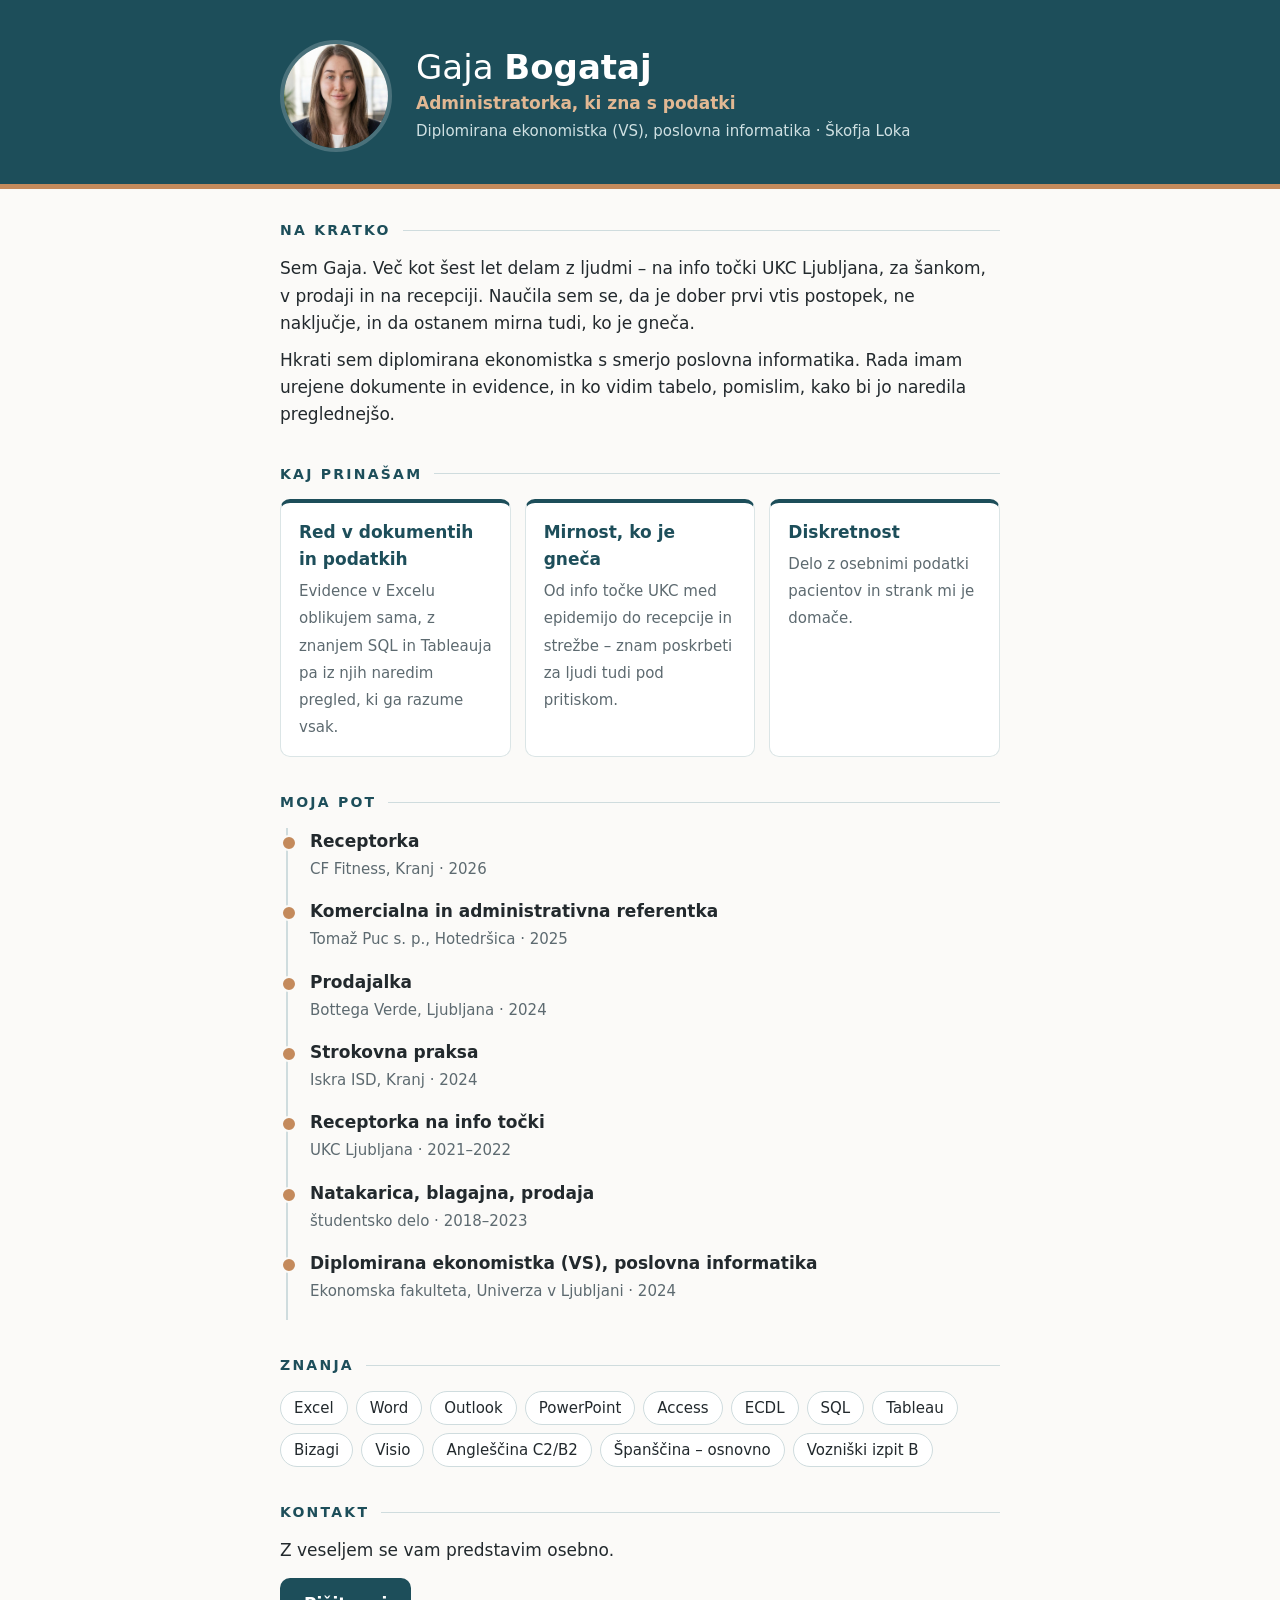
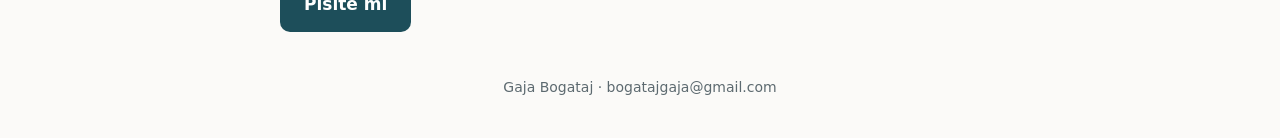
<file: index.html>
<!doctype html>
<html lang="sl">
<head>
<meta charset="utf-8">
<meta name="viewport" content="width=device-width, initial-scale=1">
<meta name="robots" content="noindex, nofollow">
<title>Gaja Bogataj</title>
<meta name="description" content="Gaja Bogataj – administratorka, ki zna s podatki. Diplomirana ekonomistka (VS), poslovna informatika.">
<link rel="stylesheet" href="slog.css">
</head>
<body>

<header class="glava">
  <div class="ovoj">
    <img class="foto" src="foto.jpg" alt="Gaja Bogataj">
    <div>
      <h1>Gaja <b>Bogataj</b></h1>
      <div class="podnaslov">Administratorka, ki zna s podatki</div>
      <div class="kraj">Diplomirana ekonomistka (VS), poslovna informatika · Škofja Loka</div>
    </div>
  </div>
</header>

<main class="ovoj">

  <!-- VIDEO: ko ima Gaja video na YouTubu (Neobjavljeno/Unlisted), odkomentiraj in vstavi ID videa.
  <section>
    <h2>Spoznajte me v 45 sekundah</h2>
    <div class="video"><iframe src="https://www.youtube-nocookie.com/embed/ID_VIDEA" title="Gaja Bogataj – predstavitev" allowfullscreen loading="lazy"></iframe></div>
  </section>
  -->

  <section>
    <h2>Na kratko</h2>
    <p>Sem Gaja. Več kot šest let delam z ljudmi – na info točki UKC Ljubljana, za šankom, v prodaji in na recepciji.
    Naučila sem se, da je dober prvi vtis postopek, ne naključje, in da ostanem mirna tudi, ko je gneča.</p>
    <p>Hkrati sem diplomirana ekonomistka s smerjo poslovna informatika. Rada imam urejene dokumente in evidence,
    in ko vidim tabelo, pomislim, kako bi jo naredila preglednejšo.</p>
  </section>

  <section>
    <h2>Kaj prinašam</h2>
    <div class="kartice">
      <div class="kartica"><b>Red v dokumentih in podatkih</b><span>Evidence v Excelu oblikujem sama, z znanjem SQL in Tableauja pa iz njih naredim pregled, ki ga razume vsak.</span></div>
      <div class="kartica"><b>Mirnost, ko je gneča</b><span>Od info točke UKC med epidemijo do recepcije in strežbe – znam poskrbeti za ljudi tudi pod pritiskom.</span></div>
      <div class="kartica"><b>Diskretnost</b><span>Delo z osebnimi podatki pacientov in strank mi je domače.</span></div>
    </div>
  </section>

  <section>
    <h2>Moja pot</h2>
    <ul class="pot">
      <li><b>Receptorka</b><span class="kje">CF Fitness, Kranj · 2026</span></li>
      <li><b>Komercialna in administrativna referentka</b><span class="kje">Tomaž Puc s. p., Hotedršica · 2025</span></li>
      <li><b>Prodajalka</b><span class="kje">Bottega Verde, Ljubljana · 2024</span></li>
      <li><b>Strokovna praksa</b><span class="kje">Iskra ISD, Kranj · 2024</span></li>
      <li><b>Receptorka na info točki</b><span class="kje">UKC Ljubljana · 2021–2022</span></li>
      <li><b>Natakarica, blagajna, prodaja</b><span class="kje">študentsko delo · 2018–2023</span></li>
      <li><b>Diplomirana ekonomistka (VS), poslovna informatika</b><span class="kje">Ekonomska fakulteta, Univerza v Ljubljani · 2024</span></li>
    </ul>
  </section>

  <section>
    <h2>Znanja</h2>
    <div class="znacke">
      <span>Excel</span><span>Word</span><span>Outlook</span><span>PowerPoint</span><span>Access</span><span>ECDL</span>
      <span>SQL</span><span>Tableau</span><span>Bizagi</span><span>Visio</span>
      <span>Angleščina C2/B2</span><span>Španščina – osnovno</span><span>Vozniški izpit B</span>
    </div>
  </section>

  <section>
    <h2>Kontakt</h2>
    <p>Z veseljem se vam predstavim osebno.</p>
    <p><a class="gumb" href="mailto:bogatajgaja@gmail.com">Pišite mi</a></p>
  </section>

</main>

<footer>Gaja Bogataj · bogatajgaja@gmail.com</footer>

</body>
</html>
</file>
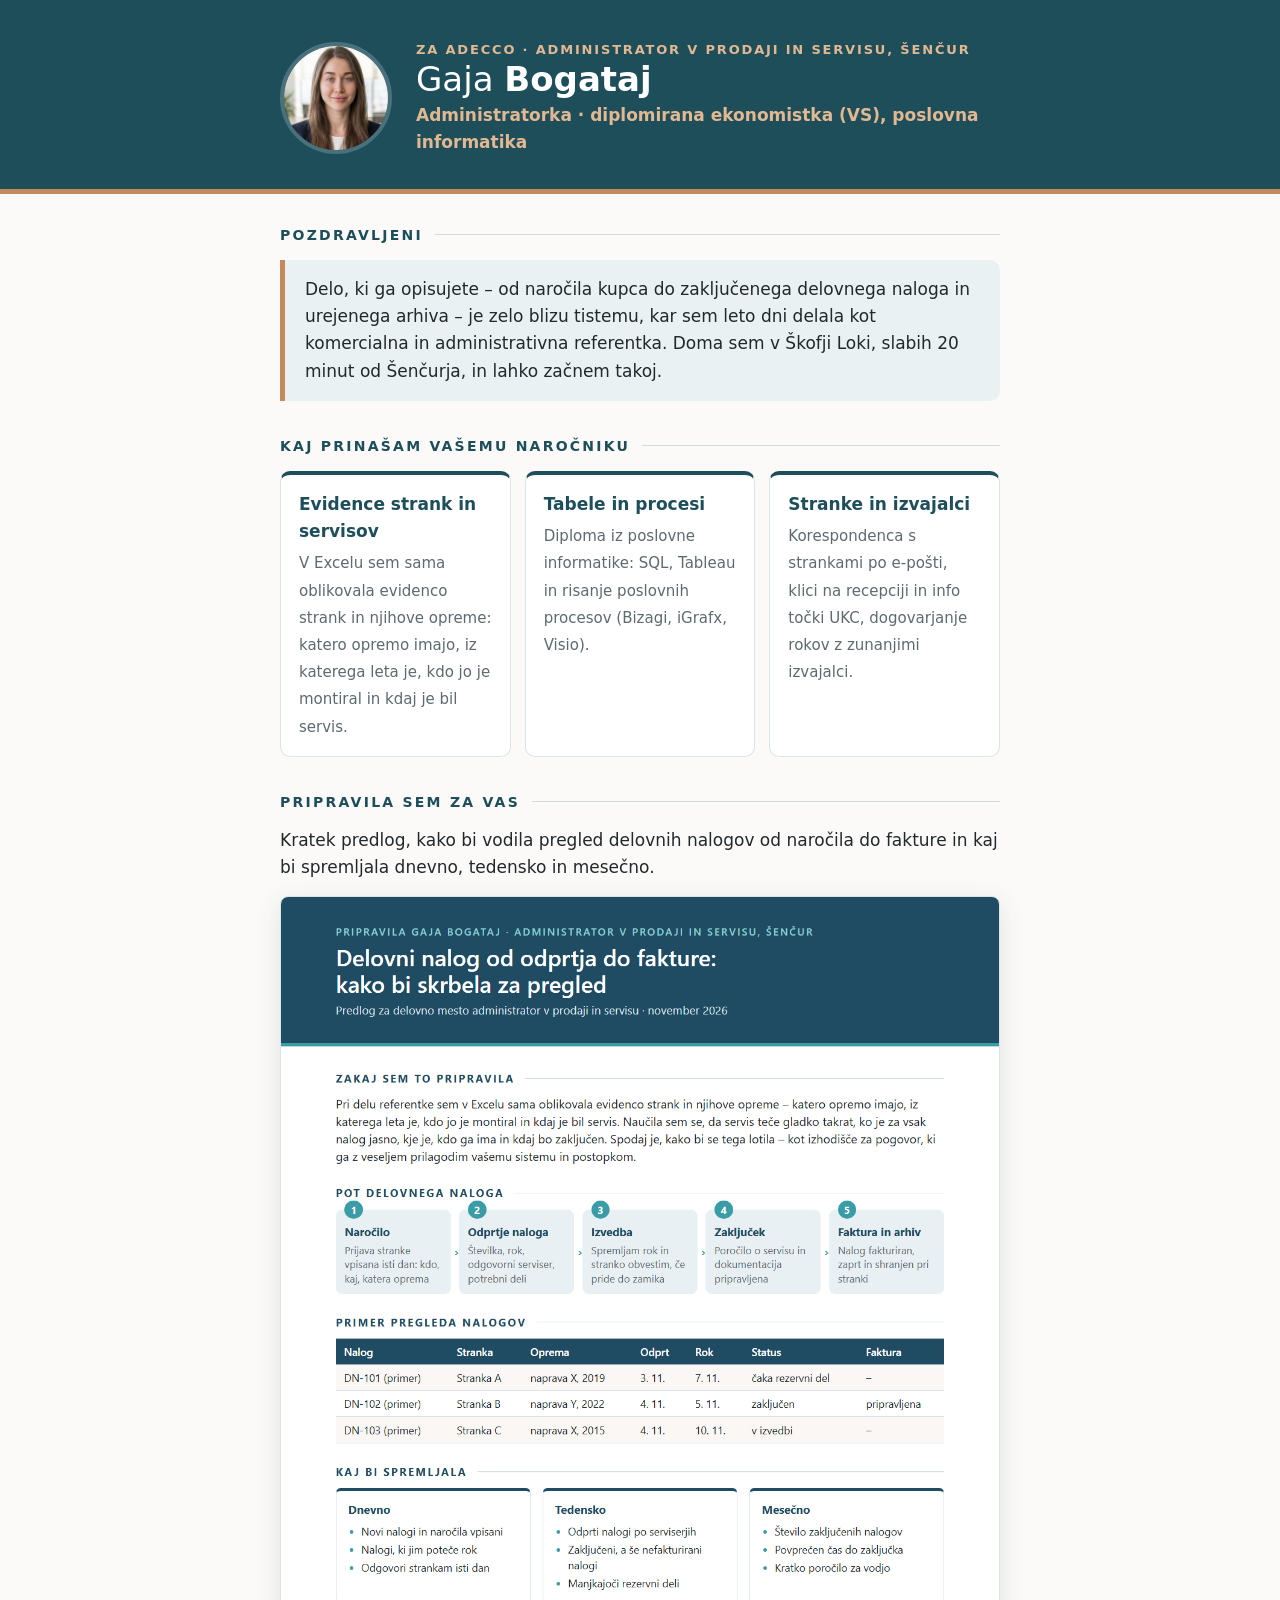
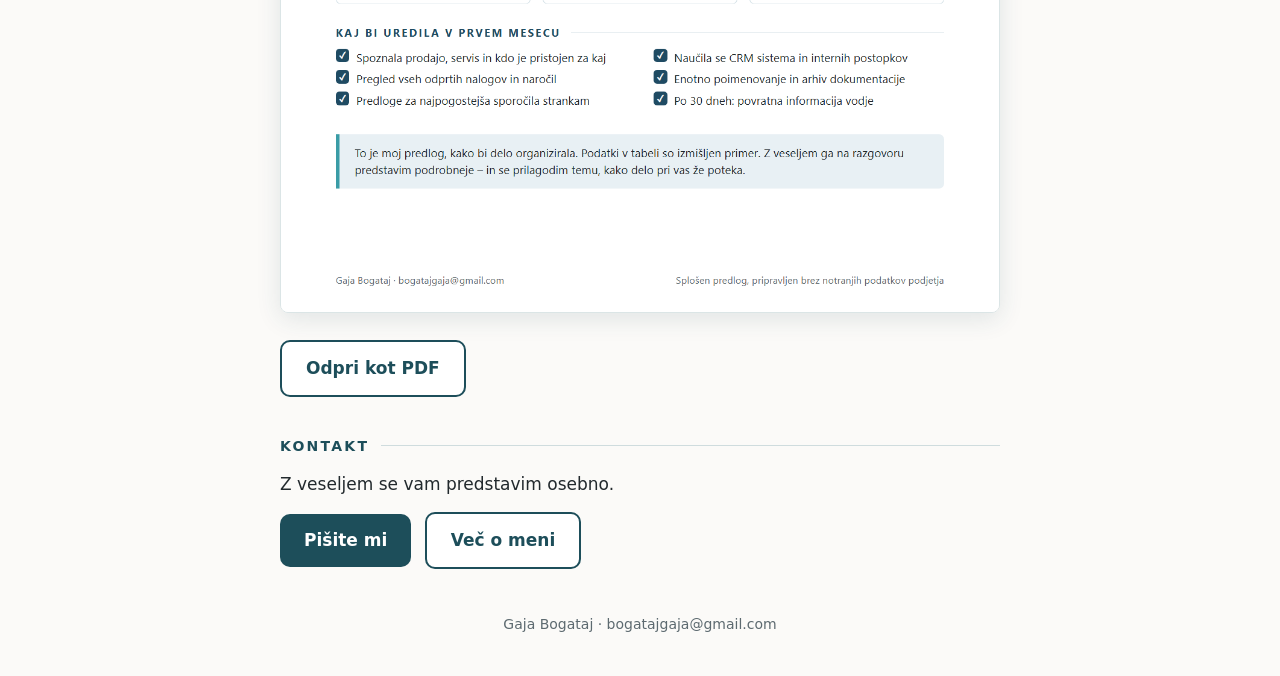
<file: adecco-sencur/index.html>
<!doctype html>
<html lang="sl">
<head>
<meta charset="utf-8">
<meta name="viewport" content="width=device-width, initial-scale=1">
<meta name="robots" content="noindex, nofollow">
<title>Gaja Bogataj za Adecco – Šenčur</title>
<!--
  PREDLOGA STRANI ZA ENO PODJETJE. Na to stran vodi QR koda na CV-ju te prijave.
  Uporaba (podrobno v veščini prijava, korak 6b):
    1. Kopiraj v stran/<kratko-ime>/index.html  (kratko ime: male črke, brez šumnikov, npr. pirnar, loski-center)
    2. V isto mapo daj predogled enostranskega izdelka kot izdelek.png in PDF izdelka kot izdelek.pdf
    3. Zamenjaj vse [oglate oklepaje]; vsebina samo iz profil/profil.md in podjetje.md
    4. Na stran NE dajaj telefonske številke ali CV-ja (stran je javna)
-->
<link rel="stylesheet" href="../slog.css">
</head>
<body>

<header class="glava">
  <div class="ovoj">
    <img class="foto" src="../foto.jpg" alt="Gaja Bogataj">
    <div>
      <div class="za">Za Adecco · administrator v prodaji in servisu, Šenčur</div>
      <h1>Gaja <b>Bogataj</b></h1>
      <div class="podnaslov">Administratorka · diplomirana ekonomistka (VS), poslovna informatika</div>
    </div>
  </div>
</header>

<main class="ovoj">

  <section>
    <h2>Pozdravljeni</h2>
    <div class="poudarek">Delo, ki ga opisujete – od naročila kupca do zaključenega delovnega naloga in urejenega arhiva – je zelo blizu tistemu, kar sem leto dni delala kot komercialna in administrativna referentka. Doma sem v Škofji Loki, slabih 20 minut od Šenčurja, in lahko začnem takoj.</div>
  </section>

  <!-- VIDEO (če obstaja): isti kot na glavni strani ali posebej posnet za to podjetje
  <section>
    <h2>Spoznajte me v 45 sekundah</h2>
    <div class="video"><iframe src="https://www.youtube-nocookie.com/embed/ID_VIDEA" title="Gaja Bogataj – predstavitev" allowfullscreen loading="lazy"></iframe></div>
  </section>
  -->

  <section>
    <h2>Kaj prinašam vašemu naročniku</h2>
    <div class="kartice">
      <div class="kartica"><b>Evidence strank in servisov</b><span>V Excelu sem sama oblikovala evidenco strank in njihove opreme: katero opremo imajo, iz katerega leta je, kdo jo je montiral in kdaj je bil servis.</span></div>
      <div class="kartica"><b>Tabele in procesi</b><span>Diploma iz poslovne informatike: SQL, Tableau in risanje poslovnih procesov (Bizagi, iGrafx, Visio).</span></div>
      <div class="kartica"><b>Stranke in izvajalci</b><span>Korespondenca s strankami po e-pošti, klici na recepciji in info točki UKC, dogovarjanje rokov z zunanjimi izvajalci.</span></div>
    </div>
  </section>

  <section class="izdelek">
    <h2>Pripravila sem za vas</h2>
    <p>Kratek predlog, kako bi vodila pregled delovnih nalogov od naročila do fakture in kaj bi spremljala dnevno, tedensko in mesečno.</p>
    <p style="margin:14px 0"><img src="izdelek.png" alt="Delovni nalog od odprtja do fakture"></p>
    <p><a class="gumb drugi" href="izdelek.pdf">Odpri kot PDF</a></p>
  </section>

  <section>
    <h2>Kontakt</h2>
    <p>Z veseljem se vam predstavim osebno.</p>
    <p><a class="gumb" href="mailto:bogatajgaja@gmail.com?subject=Administrator%20v%20prodaji%20in%20servisu%20%28%C5%A0en%C4%8Dur%29%20%E2%80%93%20Gaja%20Bogataj">Pišite mi</a>
       <a class="gumb drugi" href="../">Več o meni</a></p>
  </section>

</main>

<footer>Gaja Bogataj · bogatajgaja@gmail.com</footer>

</body>
</html>
</file>
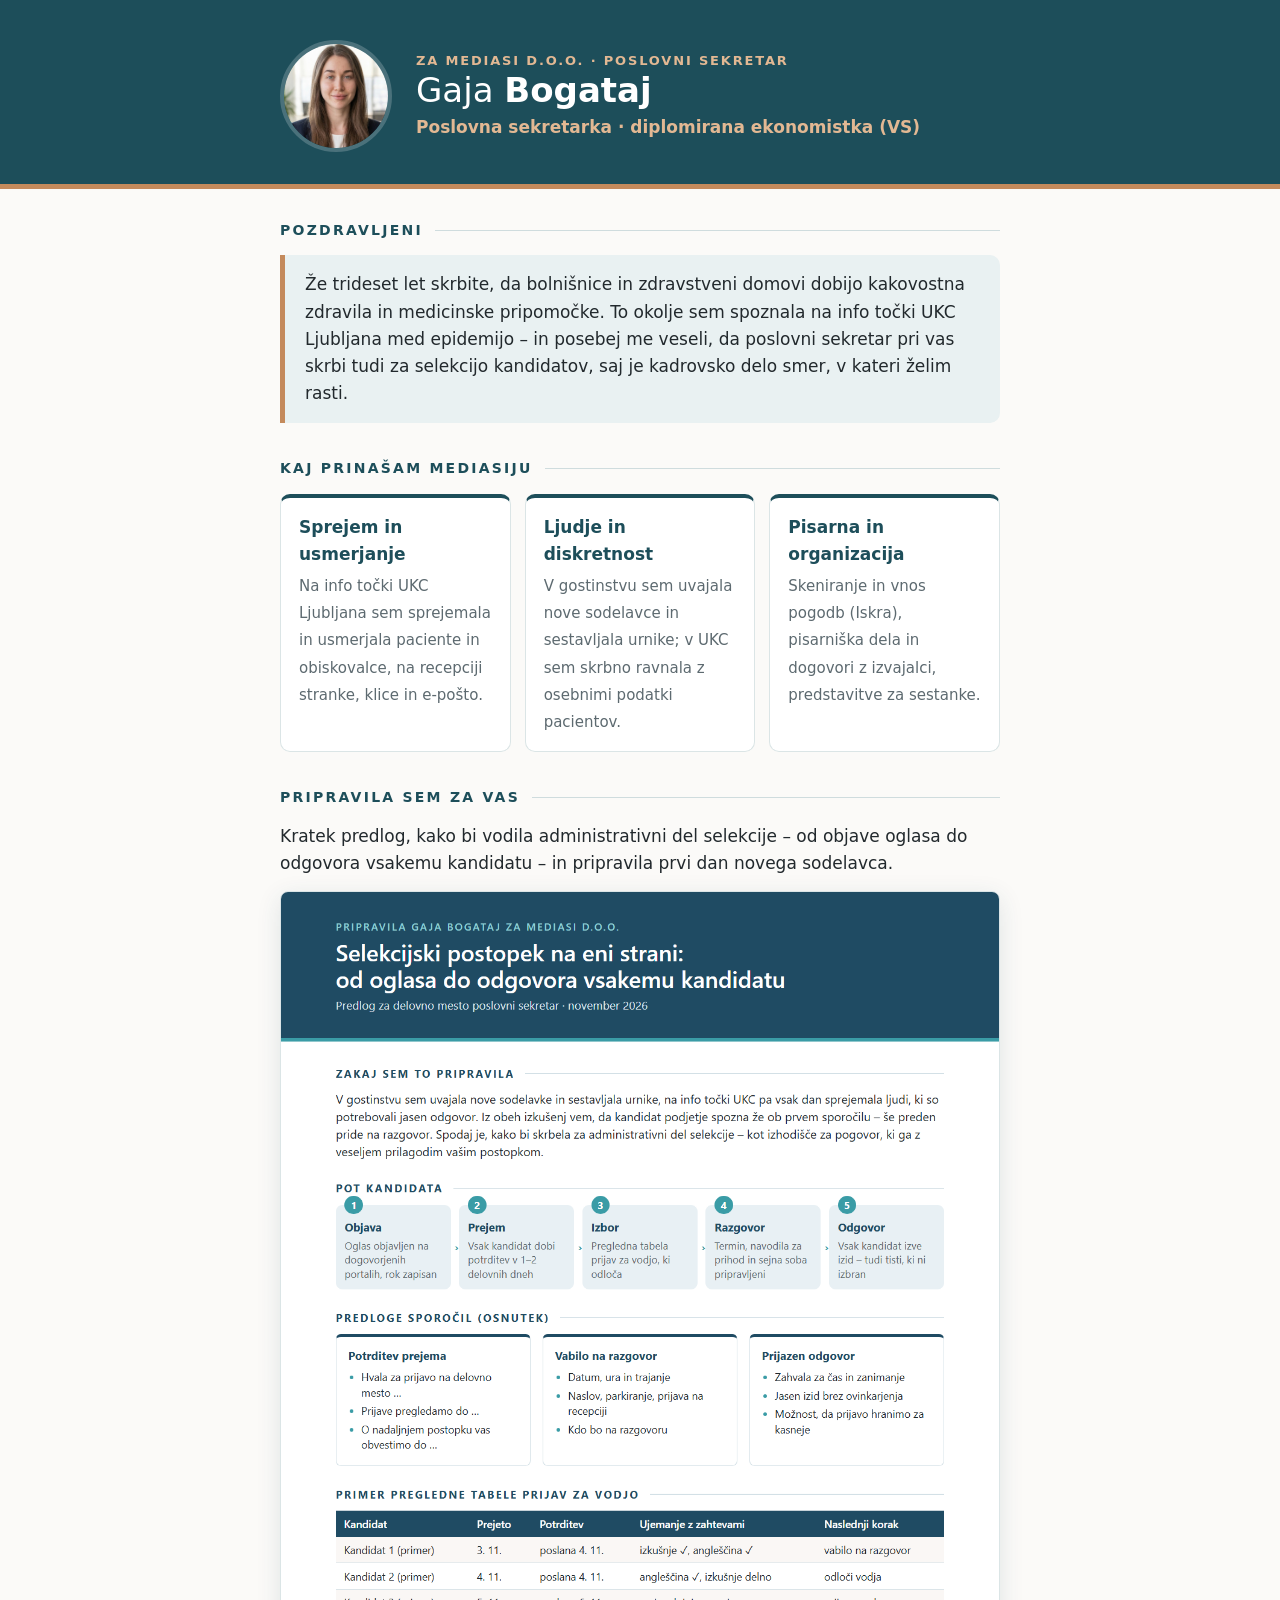
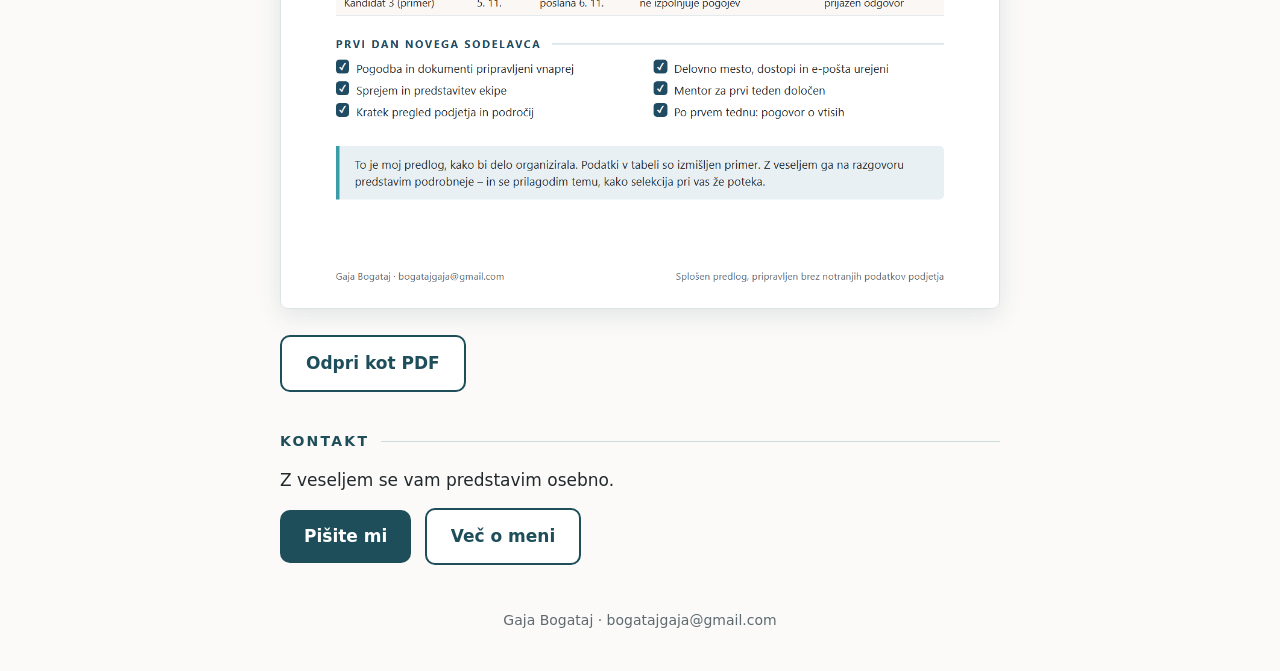
<file: mediasi/index.html>
<!doctype html>
<html lang="sl">
<head>
<meta charset="utf-8">
<meta name="viewport" content="width=device-width, initial-scale=1">
<meta name="robots" content="noindex, nofollow">
<title>Gaja Bogataj za Mediasi</title>
<!--
  PREDLOGA STRANI ZA ENO PODJETJE. Na to stran vodi QR koda na CV-ju te prijave.
  Uporaba (podrobno v veščini prijava, korak 6b):
    1. Kopiraj v stran/<kratko-ime>/index.html  (kratko ime: male črke, brez šumnikov, npr. pirnar, loski-center)
    2. V isto mapo daj predogled enostranskega izdelka kot izdelek.png in PDF izdelka kot izdelek.pdf
    3. Zamenjaj vse [oglate oklepaje]; vsebina samo iz profil/profil.md in podjetje.md
    4. Na stran NE dajaj telefonske številke ali CV-ja (stran je javna)
-->
<link rel="stylesheet" href="../slog.css">
</head>
<body>

<header class="glava">
  <div class="ovoj">
    <img class="foto" src="../foto.jpg" alt="Gaja Bogataj">
    <div>
      <div class="za">Za Mediasi d.o.o. · poslovni sekretar</div>
      <h1>Gaja <b>Bogataj</b></h1>
      <div class="podnaslov">Poslovna sekretarka · diplomirana ekonomistka (VS)</div>
    </div>
  </div>
</header>

<main class="ovoj">

  <section>
    <h2>Pozdravljeni</h2>
    <div class="poudarek">Že trideset let skrbite, da bolnišnice in zdravstveni domovi dobijo kakovostna zdravila in medicinske pripomočke. To okolje sem spoznala na info točki UKC Ljubljana med epidemijo – in posebej me veseli, da poslovni sekretar pri vas skrbi tudi za selekcijo kandidatov, saj je kadrovsko delo smer, v kateri želim rasti.</div>
  </section>

  <!-- VIDEO (če obstaja): isti kot na glavni strani ali posebej posnet za to podjetje
  <section>
    <h2>Spoznajte me v 45 sekundah</h2>
    <div class="video"><iframe src="https://www.youtube-nocookie.com/embed/ID_VIDEA" title="Gaja Bogataj – predstavitev" allowfullscreen loading="lazy"></iframe></div>
  </section>
  -->

  <section>
    <h2>Kaj prinašam Mediasiju</h2>
    <div class="kartice">
      <div class="kartica"><b>Sprejem in usmerjanje</b><span>Na info točki UKC Ljubljana sem sprejemala in usmerjala paciente in obiskovalce, na recepciji stranke, klice in e-pošto.</span></div>
      <div class="kartica"><b>Ljudje in diskretnost</b><span>V gostinstvu sem uvajala nove sodelavce in sestavljala urnike; v UKC sem skrbno ravnala z osebnimi podatki pacientov.</span></div>
      <div class="kartica"><b>Pisarna in organizacija</b><span>Skeniranje in vnos pogodb (Iskra), pisarniška dela in dogovori z izvajalci, predstavitve za sestanke.</span></div>
    </div>
  </section>

  <section class="izdelek">
    <h2>Pripravila sem za vas</h2>
    <p>Kratek predlog, kako bi vodila administrativni del selekcije – od objave oglasa do odgovora vsakemu kandidatu – in pripravila prvi dan novega sodelavca.</p>
    <p style="margin:14px 0"><img src="izdelek.png" alt="Selekcijski postopek na eni strani"></p>
    <p><a class="gumb drugi" href="izdelek.pdf">Odpri kot PDF</a></p>
  </section>

  <section>
    <h2>Kontakt</h2>
    <p>Z veseljem se vam predstavim osebno.</p>
    <p><a class="gumb" href="mailto:bogatajgaja@gmail.com?subject=Mediasi%20%E2%80%93%20Gaja%20Bogataj">Pišite mi</a>
       <a class="gumb drugi" href="../">Več o meni</a></p>
  </section>

</main>

<footer>Gaja Bogataj · bogatajgaja@gmail.com</footer>

</body>
</html>
</file>
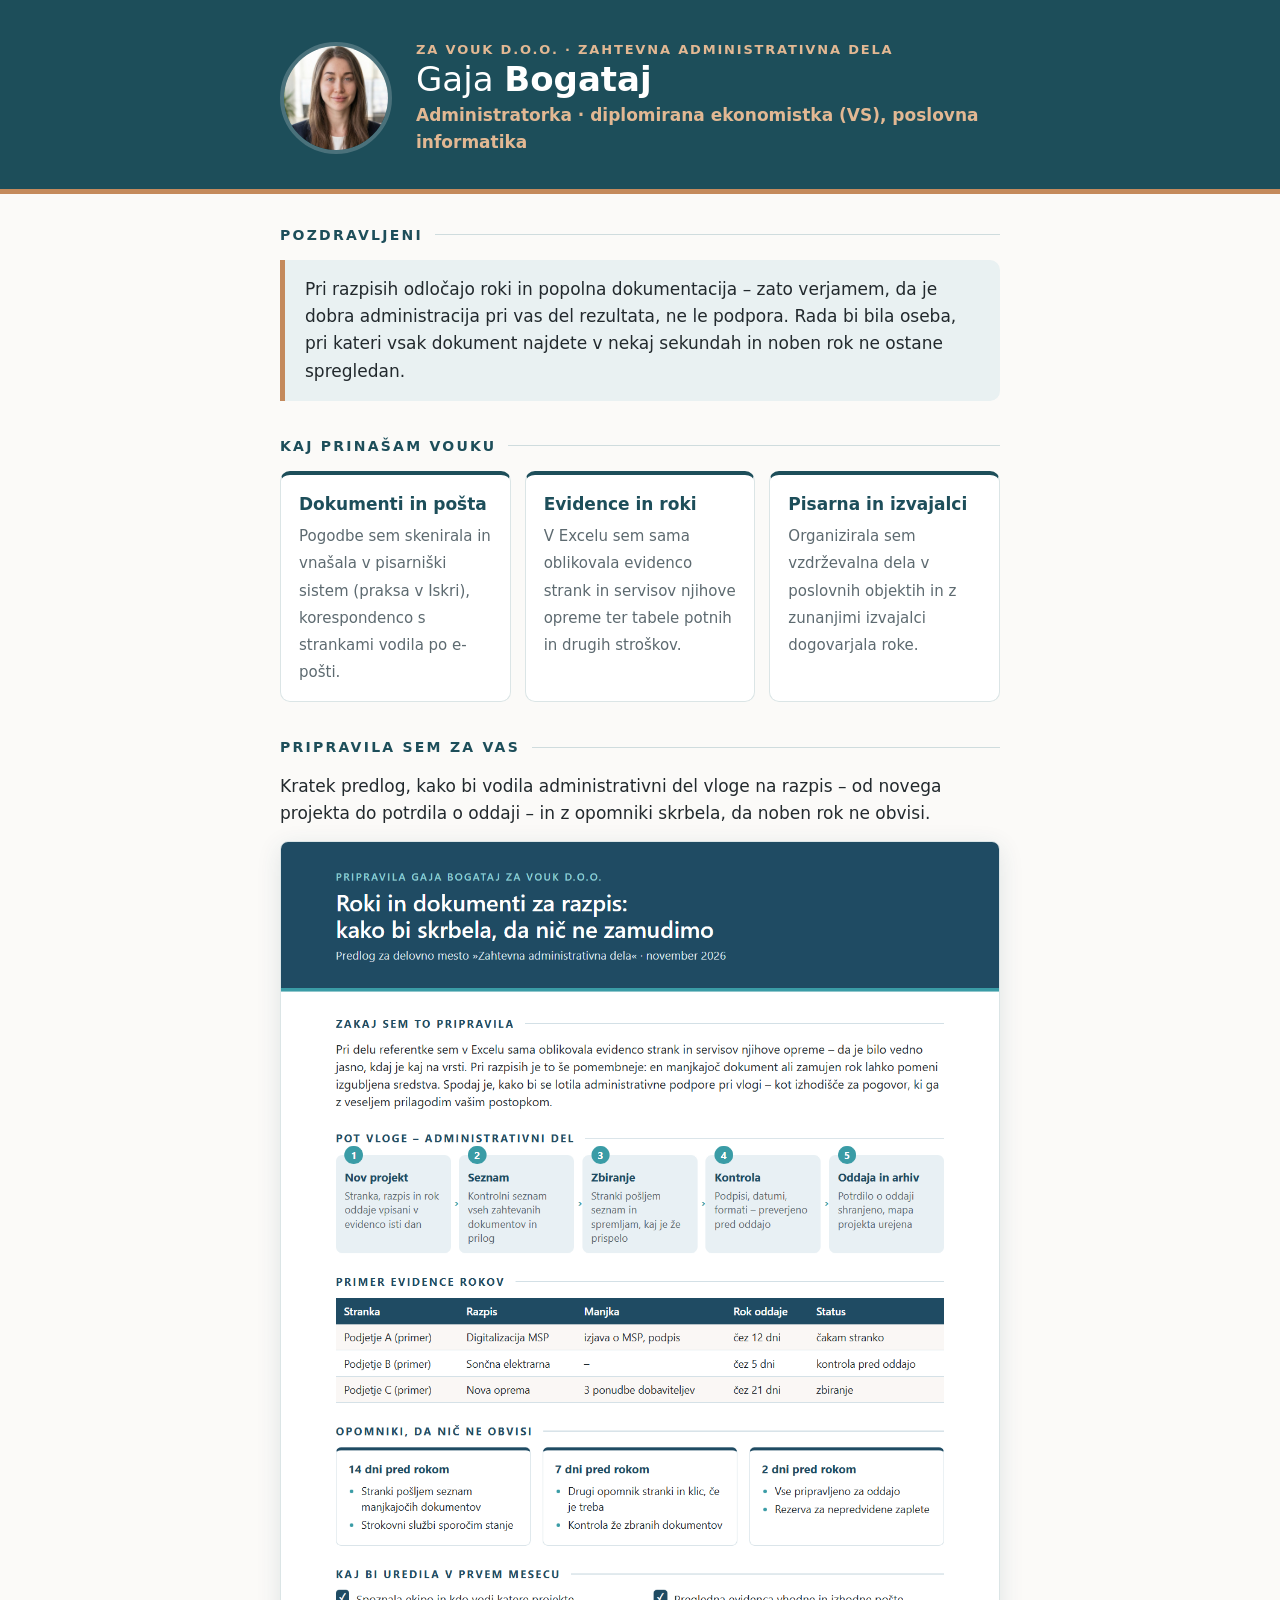
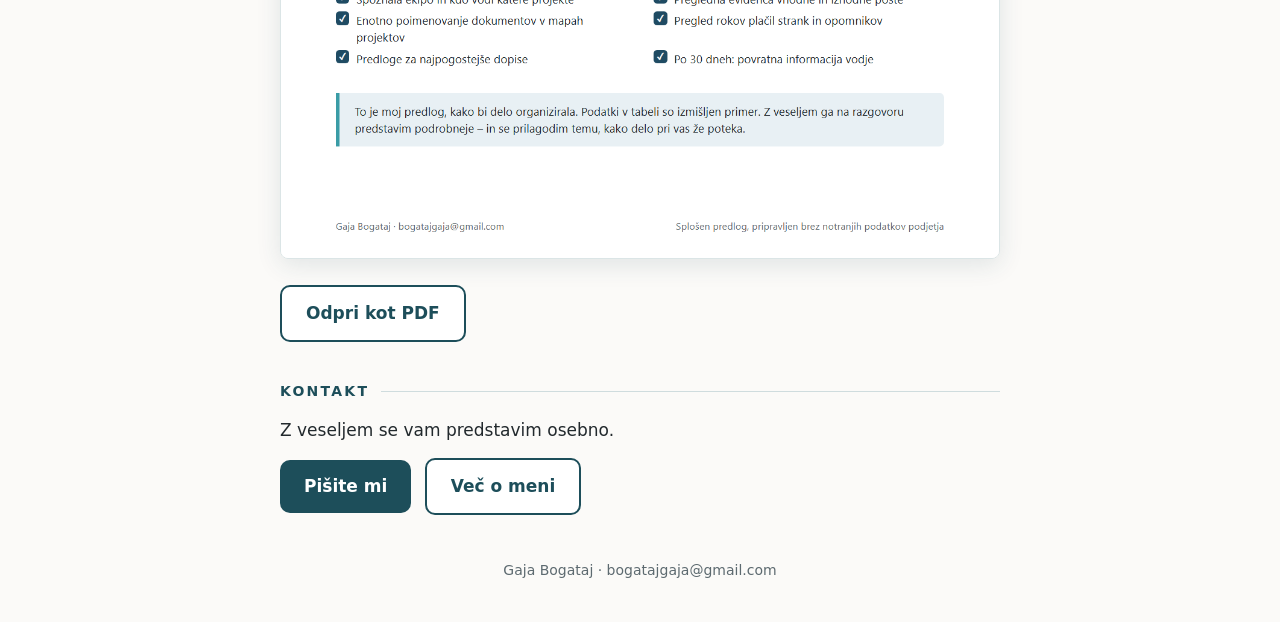
<file: vouk/index.html>
<!doctype html>
<html lang="sl">
<head>
<meta charset="utf-8">
<meta name="viewport" content="width=device-width, initial-scale=1">
<meta name="robots" content="noindex, nofollow">
<title>Gaja Bogataj za Vouk</title>
<!--
  PREDLOGA STRANI ZA ENO PODJETJE. Na to stran vodi QR koda na CV-ju te prijave.
  Uporaba (podrobno v veščini prijava, korak 6b):
    1. Kopiraj v stran/<kratko-ime>/index.html  (kratko ime: male črke, brez šumnikov, npr. pirnar, loski-center)
    2. V isto mapo daj predogled enostranskega izdelka kot izdelek.png in PDF izdelka kot izdelek.pdf
    3. Zamenjaj vse [oglate oklepaje]; vsebina samo iz profil/profil.md in podjetje.md
    4. Na stran NE dajaj telefonske številke ali CV-ja (stran je javna)
-->
<link rel="stylesheet" href="../slog.css">
</head>
<body>

<header class="glava">
  <div class="ovoj">
    <img class="foto" src="../foto.jpg" alt="Gaja Bogataj">
    <div>
      <div class="za">Za Vouk d.o.o. · zahtevna administrativna dela</div>
      <h1>Gaja <b>Bogataj</b></h1>
      <div class="podnaslov">Administratorka · diplomirana ekonomistka (VS), poslovna informatika</div>
    </div>
  </div>
</header>

<main class="ovoj">

  <section>
    <h2>Pozdravljeni</h2>
    <div class="poudarek">Pri razpisih odločajo roki in popolna dokumentacija – zato verjamem, da je dobra administracija pri vas del rezultata, ne le podpora. Rada bi bila oseba, pri kateri vsak dokument najdete v nekaj sekundah in noben rok ne ostane spregledan.</div>
  </section>

  <!-- VIDEO (če obstaja): isti kot na glavni strani ali posebej posnet za to podjetje
  <section>
    <h2>Spoznajte me v 45 sekundah</h2>
    <div class="video"><iframe src="https://www.youtube-nocookie.com/embed/ID_VIDEA" title="Gaja Bogataj – predstavitev" allowfullscreen loading="lazy"></iframe></div>
  </section>
  -->

  <section>
    <h2>Kaj prinašam Vouku</h2>
    <div class="kartice">
      <div class="kartica"><b>Dokumenti in pošta</b><span>Pogodbe sem skenirala in vnašala v pisarniški sistem (praksa v Iskri), korespondenco s strankami vodila po e-pošti.</span></div>
      <div class="kartica"><b>Evidence in roki</b><span>V Excelu sem sama oblikovala evidenco strank in servisov njihove opreme ter tabele potnih in drugih stroškov.</span></div>
      <div class="kartica"><b>Pisarna in izvajalci</b><span>Organizirala sem vzdrževalna dela v poslovnih objektih in z zunanjimi izvajalci dogovarjala roke.</span></div>
    </div>
  </section>

  <section class="izdelek">
    <h2>Pripravila sem za vas</h2>
    <p>Kratek predlog, kako bi vodila administrativni del vloge na razpis – od novega projekta do potrdila o oddaji – in z opomniki skrbela, da noben rok ne obvisi.</p>
    <p style="margin:14px 0"><img src="izdelek.png" alt="Roki in dokumenti za razpis"></p>
    <p><a class="gumb drugi" href="izdelek.pdf">Odpri kot PDF</a></p>
  </section>

  <section>
    <h2>Kontakt</h2>
    <p>Z veseljem se vam predstavim osebno.</p>
    <p><a class="gumb" href="mailto:bogatajgaja@gmail.com?subject=Vouk%20%E2%80%93%20Gaja%20Bogataj">Pišite mi</a>
       <a class="gumb drugi" href="../">Več o meni</a></p>
  </section>

</main>

<footer>Gaja Bogataj · bogatajgaja@gmail.com</footer>

</body>
</html>
</file>
<file: slog.css>
/* Gajina osebna stran – skupni slog (iste barve kot CV) */
:root {
  --akcent: #1d4e5a;
  --akcent-temna: #163d47;
  --akcent-svetla: #e9f1f2;
  --topla: #c48a5c;
  --topla-svetla: #f7ede4;
  --besedilo: #22292d;
  --sivo: #5d6a70;
  --ozadje: #fbfaf8;
}
* { box-sizing: border-box; margin: 0; padding: 0; }
html { -webkit-text-size-adjust: 100%; }
body {
  font-family: "Segoe UI", system-ui, -apple-system, Roboto, Arial, sans-serif;
  font-size: 17px; line-height: 1.6; color: var(--besedilo); background: var(--ozadje);
}
a { color: var(--akcent); }
.ovoj { max-width: 760px; margin: 0 auto; padding: 0 20px; }

/* glava */
.glava { background: var(--akcent); color: #fff; padding: 40px 0 32px; border-bottom: 5px solid var(--topla); }
.glava .ovoj { display: flex; gap: 24px; align-items: center; }
.foto { width: 112px; height: 112px; border-radius: 50%; object-fit: cover; flex: none;
        border: 4px solid rgba(255,255,255,.2); }
.za { font-size: 13px; letter-spacing: .14em; text-transform: uppercase; color: #e2b893; font-weight: 600; }
h1 { font-size: 34px; font-weight: 300; line-height: 1.1; }
h1 b { font-weight: 700; }
.podnaslov { color: #e2b893; font-weight: 600; margin-top: 4px; }
.kraj { color: #cfe0e2; font-size: 15px; margin-top: 2px; }

/* razdelki */
section { padding: 30px 0 4px; }
h2 { font-size: 14px; letter-spacing: .16em; text-transform: uppercase; color: var(--akcent);
     margin-bottom: 14px; display: flex; align-items: center; gap: 12px; }
h2::after { content: ""; flex: 1; height: 1px; background: #cfdcde; }
p + p { margin-top: 10px; }

.video { position: relative; padding-top: 56.25%; border-radius: 12px; overflow: hidden; background: #000; }
.video iframe { position: absolute; inset: 0; width: 100%; height: 100%; border: 0; }

.kartice { display: grid; grid-template-columns: repeat(auto-fit, minmax(200px, 1fr)); gap: 14px; }
.kartica { background: #fff; border: 1px solid #dbe5e6; border-top: 4px solid var(--akcent); border-radius: 10px; padding: 16px 18px; }
.kartica b { display: block; color: var(--akcent); margin-bottom: 4px; }
.kartica span { font-size: 15px; color: var(--sivo); }

.poudarek { background: var(--akcent-svetla); border-left: 5px solid var(--topla); border-radius: 0 10px 10px 0; padding: 16px 20px; }

.pot { list-style: none; border-left: 2px solid #cfdcde; margin-left: 6px; }
.pot li { position: relative; padding: 0 0 16px 22px; }
.pot li::before { content: ""; position: absolute; left: -7px; top: 7px; width: 12px; height: 12px; border-radius: 50%;
                  background: var(--topla); border: 2px solid var(--ozadje); }
.pot b { display: block; }
.pot .kje { color: var(--sivo); font-size: 15px; }

.znacke { display: flex; flex-wrap: wrap; gap: 8px; }
.znacke span { background: #fff; border: 1px solid #cfdcde; border-radius: 999px; padding: 4px 13px; font-size: 15px; }

.gumb { display: inline-block; background: var(--akcent); color: #fff; text-decoration: none; font-weight: 600;
        padding: 13px 24px; border-radius: 10px; margin: 4px 8px 4px 0; }
.gumb.drugi { background: #fff; color: var(--akcent); border: 2px solid var(--akcent); }
.gumb:hover { background: var(--akcent-temna); color: #fff; }

.izdelek img { width: 100%; border-radius: 8px; border: 1px solid #dbe5e6; box-shadow: 0 6px 24px rgba(29,78,90,.12); }

footer { color: var(--sivo); font-size: 14px; padding: 36px 0 40px; text-align: center; }

@media (max-width: 560px) {
  body { font-size: 16px; }
  .glava { padding: 28px 0 24px; }
  .glava .ovoj { flex-direction: column; text-align: center; gap: 14px; }
  h1 { font-size: 30px; }
}
</file>
